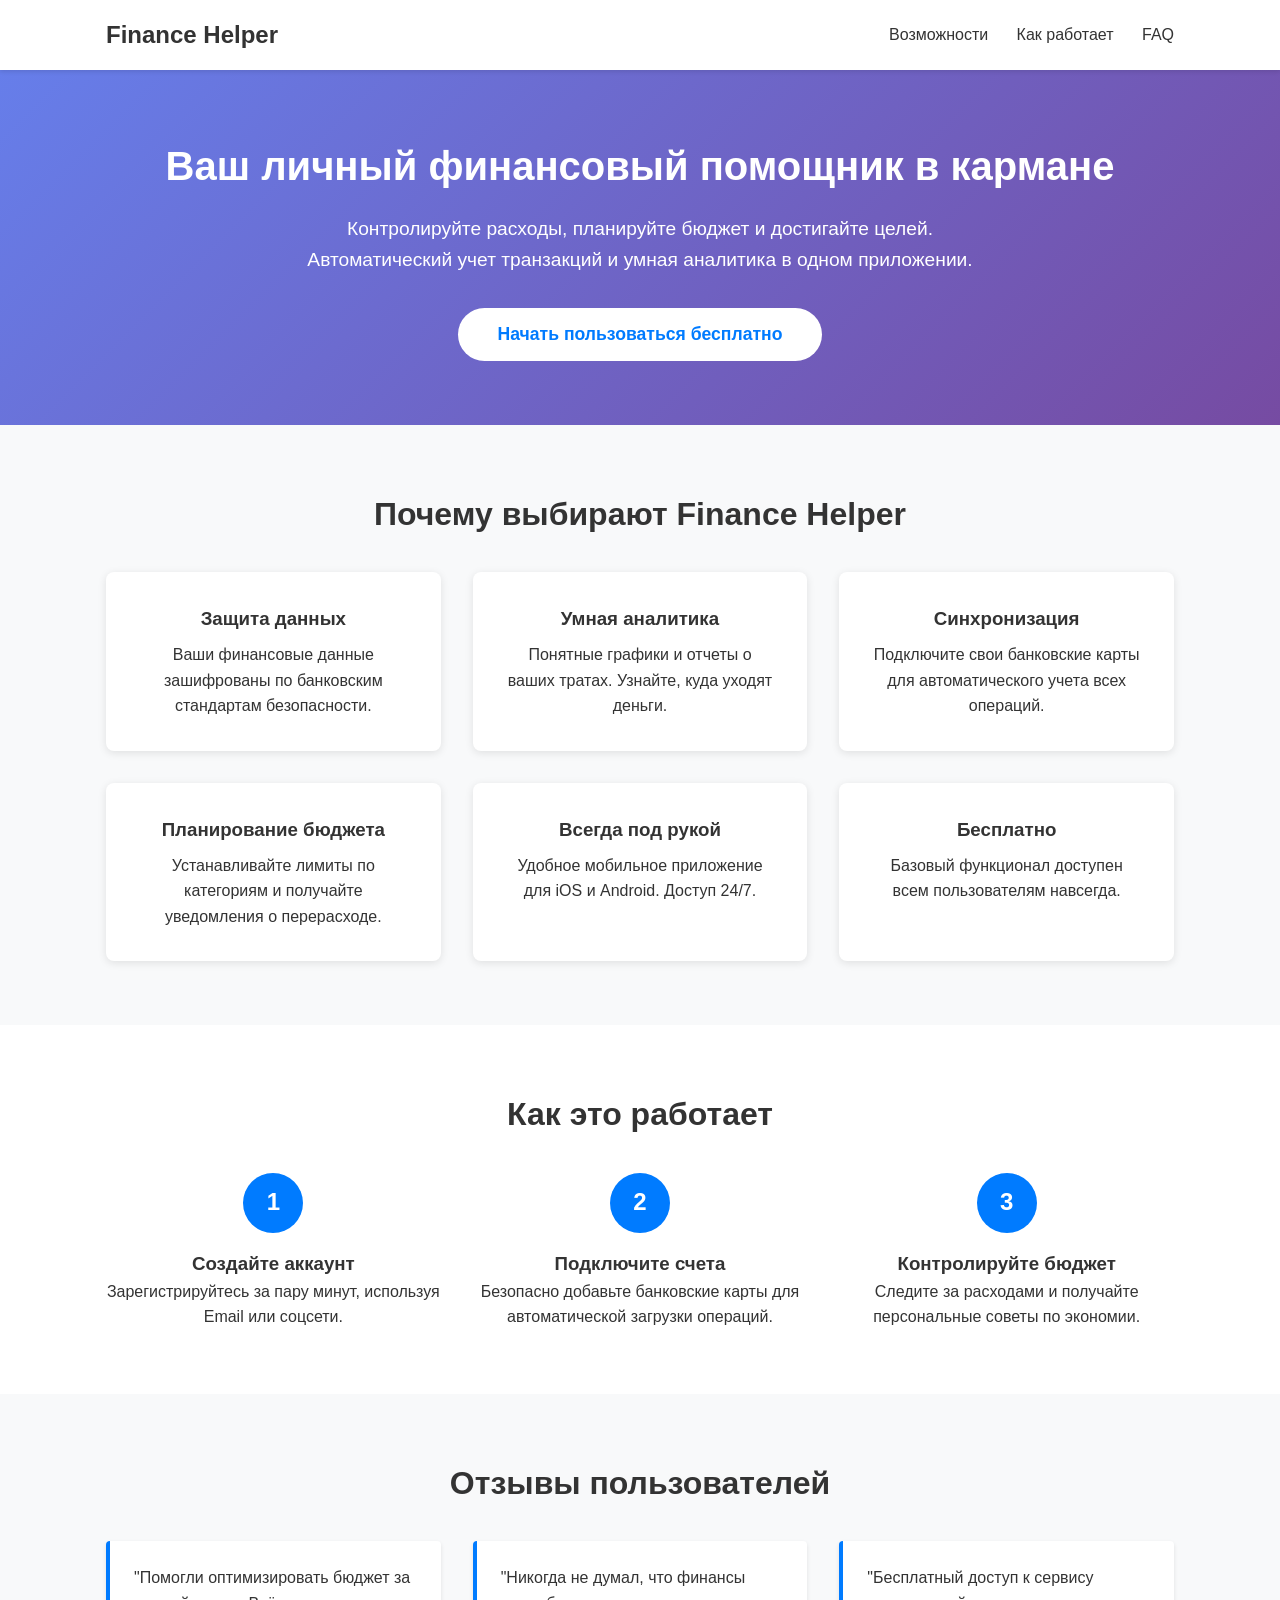
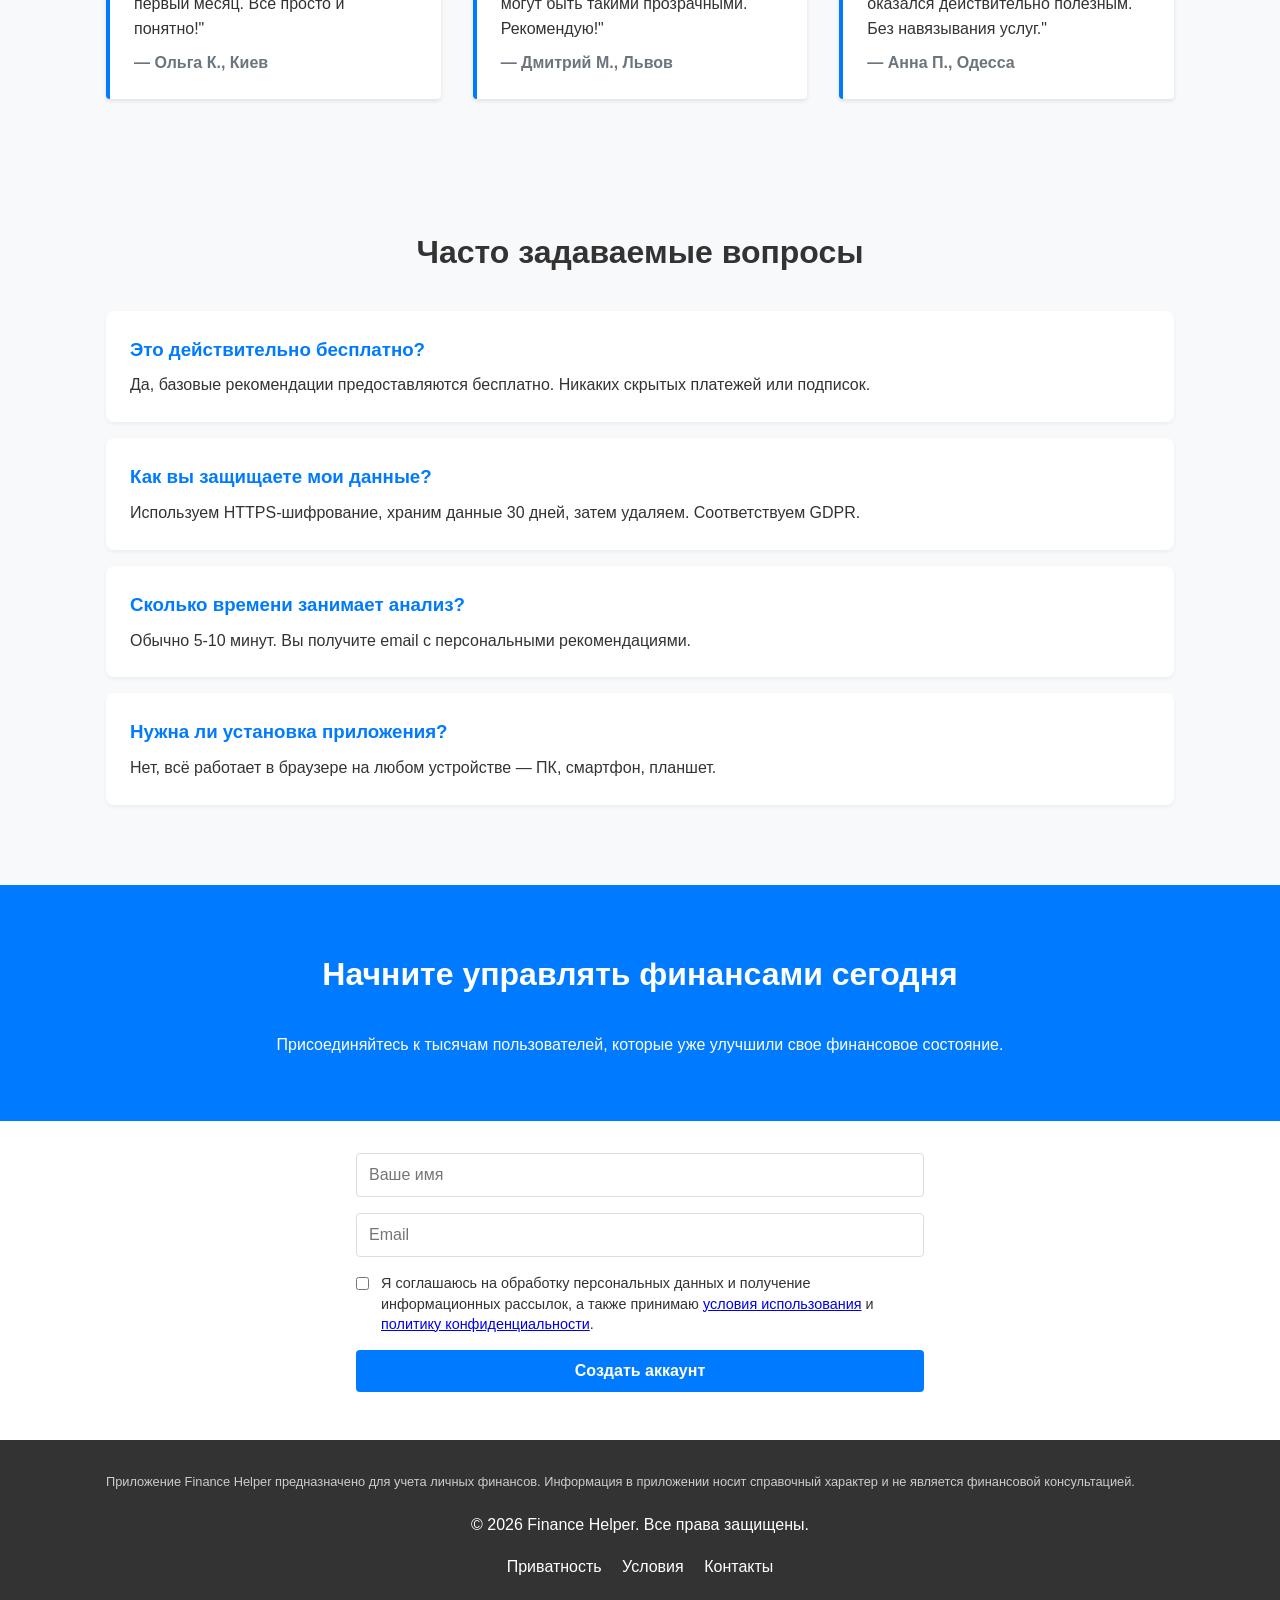
<file: index.html>
<!DOCTYPE html>
<html lang="ru">

<head>
    <meta charset="UTF-8">
    <meta name="viewport" content="width=device-width, initial-scale=1.0">
    <title>Finance Helper: Ваш личный финансовый менеджер и планировщик бюджета</title>
    <meta name="description"
        content="Контролируйте расходы, планируйте бюджет и достигайте финансовых целей. Лучшее бесплатное приложение для учета личных финансов с умной аналитикой.">
    <link rel="canonical" href="https://your-project.vercel.app">

    <meta property="og:type" content="website">
    <meta property="og:url" content="https://your-project.vercel.app">
    <meta property="og:title" content="Finance Helper: Ваш финансовый менеджер">
    <meta property="og:description"
        content="Умный учет расходов и планирование бюджета. Начните контролировать свои финансы уже сегодня.">
    <meta property="og:image" content="https://your-project.vercel.app/og-image.png">

    <meta property="twitter:card" content="summary_large_image">
    <meta property="twitter:url" content="https://your-project.vercel.app">
    <meta property="twitter:title" content="Finance Helper: Ваш финансовый менеджер">
    <meta property="twitter:description" content="Умный учет расходов и планирование бюджета.">
    <meta property="twitter:image" content="https://your-project.vercel.app/og-image.png">
    <link rel="stylesheet" href="style.css">
</head>

<body>
    <header>
        <div class="container">
            <h1 class="logo">Finance Helper</h1>
            <nav>
                <a href="#features">Возможности</a>
                <a href="#how-it-works">Как работает</a>
                <a href="#faq">FAQ</a>
            </nav>
        </div>
    </header>

    <main>
        <section class="hero">
            <div class="container">
                <h2>Ваш личный финансовый помощник в кармане</h2>
                <p>Контролируйте расходы, планируйте бюджет и достигайте целей. Автоматический учет транзакций и умная
                    аналитика в одном приложении.</p>
                <button id="cta-btn" class="cta">Начать пользоваться бесплатно</button>
            </div>
        </section>

        <section id="features" class="features">
            <div class="container">
                <h2>Почему выбирают Finance Helper</h2>
                <div class="features-grid">
                    <div class="feature-card">
                        <h3>Защита данных</h3>
                        <p>Ваши финансовые данные зашифрованы по банковским стандартам безопасности.</p>
                    </div>
                    <div class="feature-card">
                        <h3>Умная аналитика</h3>
                        <p>Понятные графики и отчеты о ваших тратах. Узнайте, куда уходят деньги.</p>
                    </div>
                    <div class="feature-card">
                        <h3>Синхронизация</h3>
                        <p>Подключите свои банковские карты для автоматического учета всех операций.</p>
                    </div>
                    <div class="feature-card">
                        <h3>Планирование бюджета</h3>
                        <p>Устанавливайте лимиты по категориям и получайте уведомления о перерасходе.</p>
                    </div>
                    <div class="feature-card">
                        <h3>Всегда под рукой</h3>
                        <p>Удобное мобильное приложение для iOS и Android. Доступ 24/7.</p>
                    </div>
                    <div class="feature-card">
                        <h3>Бесплатно</h3>
                        <p>Базовый функционал доступен всем пользователям навсегда.</p>
                    </div>
                </div>
            </div>
        </section>

        <section id="how-it-works" class="how-it-works">
            <div class="container">
                <h2>Как это работает</h2>
                <div class="steps">
                    <div class="step">
                        <div class="step-number">1</div>
                        <h3>Создайте аккаунт</h3>
                        <p>Зарегистрируйтесь за пару минут, используя Email или соцсети.</p>
                    </div>
                    <div class="step">
                        <div class="step-number">2</div>
                        <h3>Подключите счета</h3>
                        <p>Безопасно добавьте банковские карты для автоматической загрузки операций.</p>
                    </div>
                    <div class="step">
                        <div class="step-number">3</div>
                        <h3>Контролируйте бюджет</h3>
                        <p>Следите за расходами и получайте персональные советы по экономии.</p>
                    </div>
                </div>
            </div>
        </section>

        <section class="testimonials">
            <div class="container">
                <h2>Отзывы пользователей</h2>
                <div class="testimonials-grid">
                    <div class="testimonial">
                        <p>"Помогли оптимизировать бюджет за первый месяц. Всё просто и понятно!"</p>
                        <strong>— Ольга К., Киев</strong>
                    </div>
                    <div class="testimonial">
                        <p>"Никогда не думал, что финансы могут быть такими прозрачными. Рекомендую!"</p>
                        <strong>— Дмитрий М., Львов</strong>
                    </div>
                    <div class="testimonial">
                        <p>"Бесплатный доступ к сервису оказался действительно полезным. Без навязывания услуг."</p>
                        <strong>— Анна П., Одесса</strong>
                    </div>
                </div>
            </div>
        </section>

        <section id="faq" class="faq">
            <div class="container">
                <h2>Часто задаваемые вопросы</h2>
                <div class="faq-item">
                    <h3>Это действительно бесплатно?</h3>
                    <p>Да, базовые рекомендации предоставляются бесплатно. Никаких скрытых платежей или подписок.</p>
                </div>
                <div class="faq-item">
                    <h3>Как вы защищаете мои данные?</h3>
                    <p>Используем HTTPS-шифрование, храним данные 30 дней, затем удаляем. Соответствуем GDPR.</p>
                </div>
                <div class="faq-item">
                    <h3>Сколько времени занимает анализ?</h3>
                    <p>Обычно 5-10 минут. Вы получите email с персональными рекомендациями.</p>
                </div>
                <div class="faq-item">
                    <h3>Нужна ли установка приложения?</h3>
                    <p>Нет, всё работает в браузере на любом устройстве — ПК, смартфон, планшет.</p>
                </div>
            </div>
        </section>

        <section class="cta-section">
            <div class="container">
                <h2>Начните управлять финансами сегодня</h2>
                <p>Присоединяйтесь к тысячам пользователей, которые уже улучшили свое финансовое состояние.</p>
            </div>
        </section>

        <form id="lead-form" class="form">
            <div class="container">
                <input type="text" id="name" placeholder="Ваше имя" required>
                <input type="email" id="email" placeholder="Email" required>
                <input type="hidden" id="subid" name="subid">
                <label>
                    <input type="checkbox" id="consent" required>
                    <span>Я соглашаюсь на обработку персональных данных и получение информационных рассылок, а также
                        принимаю <a href="/terms.html" target="_blank">условия использования</a> и <a
                            href="/privacy.html" target="_blank">политику конфиденциальности</a>.</span>
                </label>
                <button type="submit">Создать аккаунт</button>
                <div id="success" class="success hidden">Спасибо! Ваша заявка принята. Рекомендации отправлены на
                    email.</div>
                <div id="error" class="error hidden"></div>
            </div>
        </form>

        <footer>
            <div class="container">
                <div class="legal-disclaimer"
                    style="font-size: 0.8rem; color: #ccc; margin-bottom: 20px; text-align: left;">
                    <p>Приложение Finance Helper предназначено для учета личных финансов. Информация в приложении носит
                        справочный характер и не является финансовой консультацией.</p>
                </div>
                <p>&copy; 2026 Finance Helper. Все права защищены.</p>
                <nav>
                    <a href="/privacy.html">Приватность</a>
                    <a href="/terms.html">Условия</a>
                    <a href="mailto:support@financehelper.com">Контакты</a>
                </nav>
            </div>
        </footer>
    </main>

    <script src="script.js"></script>
    <script>window.dataLayer = window.dataLayer || [];</script>
</body>

</html>
</file>
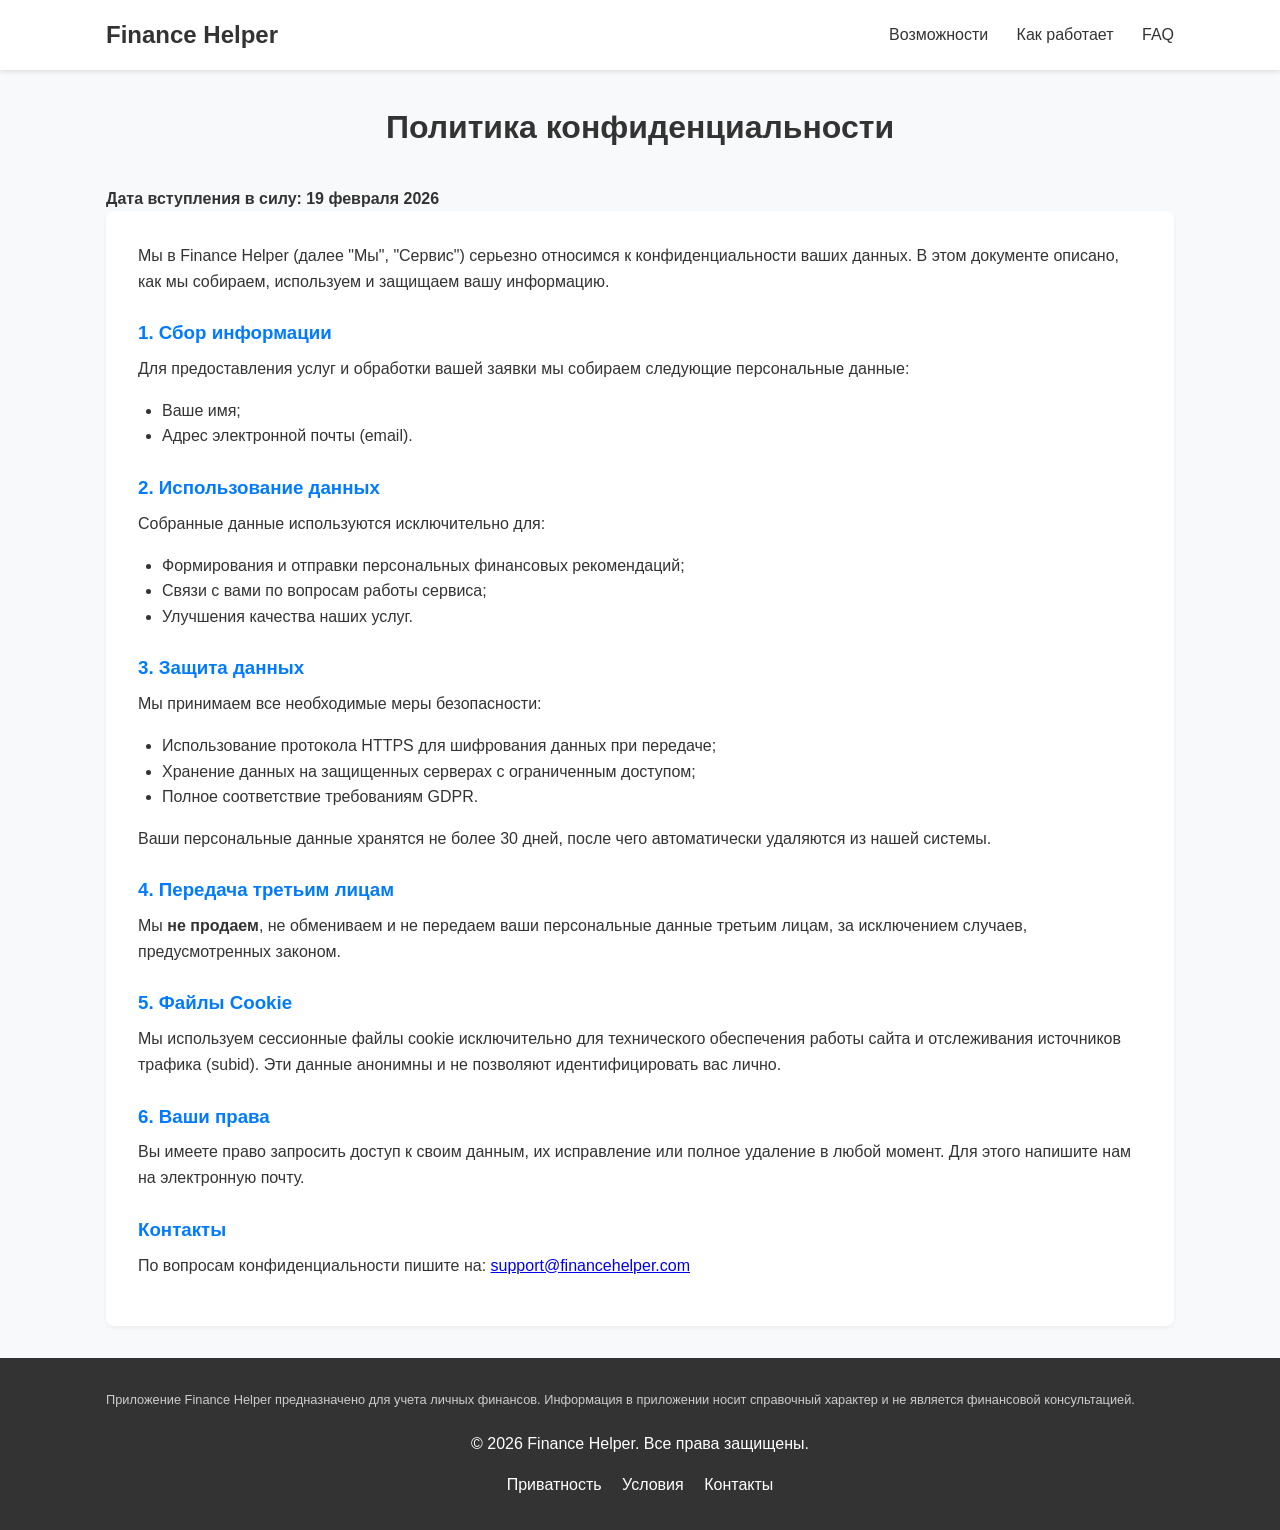
<file: privacy.html>
<!DOCTYPE html>
<html lang="ru">

<head>
    <meta charset="UTF-8">
    <meta name="viewport" content="width=device-width, initial-scale=1.0">
    <title>Политика конфиденциальности - Finance Helper</title>
    <meta name="description" content="Политика конфиденциальности и защиты данных Finance Helper.">
    <link rel="stylesheet" href="style.css">
</head>

<body>
    <header>
        <div class="container">
            <h1 class="logo">Finance Helper</h1>
            <nav>
                <a href="/#features">Возможности</a>
                <a href="/#how-it-works">Как работает</a>
                <a href="/#faq">FAQ</a>
            </nav>
        </div>
    </header>

    <main>
        <section class="terms-content">
            <div class="container">
                <h2>Политика конфиденциальности</h2>
                <p><strong>Дата вступления в силу: 19 февраля 2026</strong></p>

                <div class="legal-text">
                    <p>Мы в Finance Helper (далее "Мы", "Сервис") серьезно относимся к конфиденциальности ваших данных.
                        В этом документе описано, как мы собираем, используем и защищаем вашу информацию.</p>

                    <h3>1. Сбор информации</h3>
                    <p>Для предоставления услуг и обработки вашей заявки мы собираем следующие персональные данные:</p>
                    <ul>
                        <li>Ваше имя;</li>
                        <li>Адрес электронной почты (email).</li>
                    </ul>

                    <h3>2. Использование данных</h3>
                    <p>Собранные данные используются исключительно для:</p>
                    <ul>
                        <li>Формирования и отправки персональных финансовых рекомендаций;</li>
                        <li>Связи с вами по вопросам работы сервиса;</li>
                        <li>Улучшения качества наших услуг.</li>
                    </ul>

                    <h3>3. Защита данных</h3>
                    <p>Мы принимаем все необходимые меры безопасности:</p>
                    <ul>
                        <li>Использование протокола HTTPS для шифрования данных при передаче;</li>
                        <li>Хранение данных на защищенных серверах с ограниченным доступом;</li>
                        <li>Полное соответствие требованиям GDPR.</li>
                    </ul>
                    <p>Ваши персональные данные хранятся не более 30 дней, после чего автоматически удаляются из нашей
                        системы.</p>

                    <h3>4. Передача третьим лицам</h3>
                    <p>Мы <strong>не продаем</strong>, не обмениваем и не передаем ваши персональные данные третьим
                        лицам, за исключением случаев, предусмотренных законом.</p>

                    <h3>5. Файлы Cookie</h3>
                    <p>Мы используем сессионные файлы cookie исключительно для технического обеспечения работы сайта и
                        отслеживания источников трафика (subid). Эти данные анонимны и не позволяют идентифицировать вас
                        лично.</p>

                    <h3>6. Ваши права</h3>
                    <p>Вы имеете право запросить доступ к своим данным, их исправление или полное удаление в любой
                        момент. Для этого напишите нам на электронную почту.</p>

                    <h3>Контакты</h3>
                    <p>По вопросам конфиденциальности пишите на: <a
                            href="mailto:support@financehelper.com">support@financehelper.com</a></p>
                </div>
            </div>
        </section>
    </main>

    <footer>
        <div class="container">
            <div class="legal-disclaimer"
                style="font-size: 0.8rem; color: #ccc; margin-bottom: 20px; text-align: left;">
                <p>Приложение Finance Helper предназначено для учета личных финансов. Информация в приложении носит
                    справочный характер и не является финансовой консультацией.</p>
            </div>
            <p>&copy; 2026 Finance Helper. Все права защищены.</p>
            <nav>
                <a href="/privacy">Приватность</a>
                <a href="/terms">Условия</a>
                <a href="mailto:support@financehelper.com">Контакты</a>
            </nav>
        </div>
    </footer>
</body>

</html>
</file>
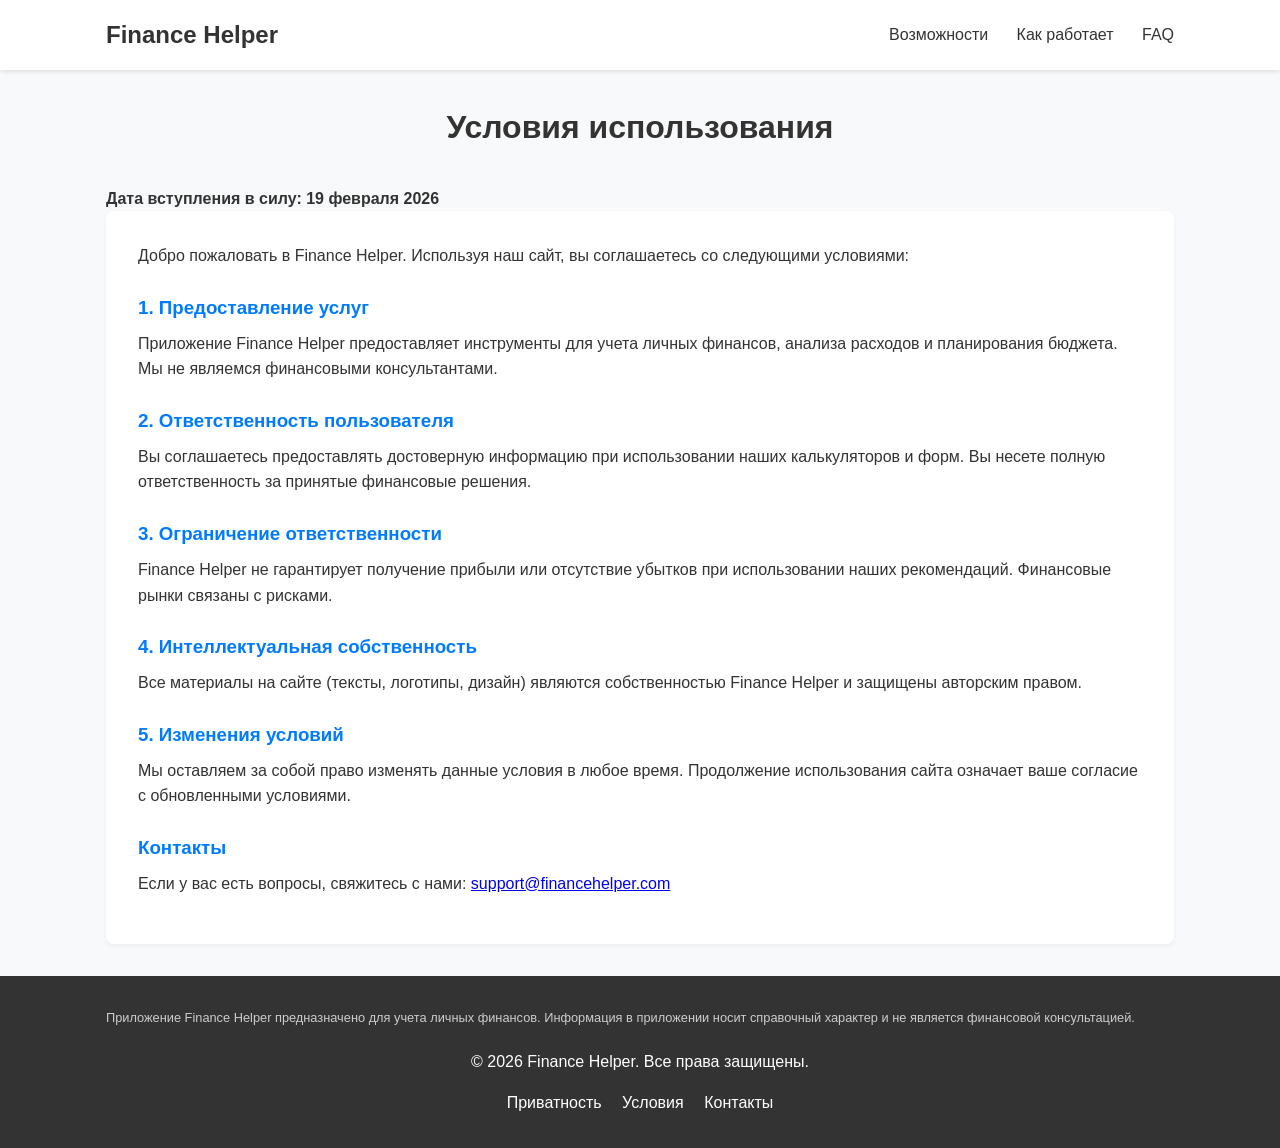
<file: terms.html>
<!DOCTYPE html>
<html lang="ru">

<head>
    <meta charset="UTF-8">
    <meta name="viewport" content="width=device-width, initial-scale=1.0">
    <title>Условия использования - Finance Helper</title>
    <meta name="description" content="Условия сервиса Finance Helper.">
    <link rel="stylesheet" href="style.css">
</head>

<body>
    <header>
        <div class="container">
            <h1 class="logo">Finance Helper</h1>
            <nav>
                <a href="/#features">Возможности</a>
                <a href="/#how-it-works">Как работает</a>
                <a href="/#faq">FAQ</a>
            </nav>
        </div>
    </header>

    <main>
        <section class="terms-content">
            <div class="container">
                <h2>Условия использования</h2>
                <p><strong>Дата вступления в силу: 19 февраля 2026</strong></p>

                <div class="legal-text">
                    <p>Добро пожаловать в Finance Helper. Используя наш сайт, вы соглашаетесь со следующими условиями:
                    </p>

                    <h3>1. Предоставление услуг</h3>
                    <p>Приложение Finance Helper предоставляет инструменты для учета личных финансов, анализа расходов и
                        планирования бюджета. Мы не являемся финансовыми консультантами.</p>

                    <h3>2. Ответственность пользователя</h3>
                    <p>Вы соглашаетесь предоставлять достоверную информацию при использовании наших калькуляторов и
                        форм. Вы несете полную ответственность за принятые финансовые решения.</p>

                    <h3>3. Ограничение ответственности</h3>
                    <p>Finance Helper не гарантирует получение прибыли или отсутствие убытков при использовании наших
                        рекомендаций. Финансовые рынки связаны с рисками.</p>

                    <h3>4. Интеллектуальная собственность</h3>
                    <p>Все материалы на сайте (тексты, логотипы, дизайн) являются собственностью Finance Helper и
                        защищены авторским правом.</p>

                    <h3>5. Изменения условий</h3>
                    <p>Мы оставляем за собой право изменять данные условия в любое время. Продолжение использования
                        сайта означает ваше согласие с обновленными условиями.</p>

                    <h3>Контакты</h3>
                    <p>Если у вас есть вопросы, свяжитесь с нами: <a
                            href="mailto:support@financehelper.com">support@financehelper.com</a></p>
                </div>
            </div>
        </section>
    </main>

    <footer>
        <div class="container">
            <div class="legal-disclaimer"
                style="font-size: 0.8rem; color: #ccc; margin-bottom: 20px; text-align: left;">
                <p>Приложение Finance Helper предназначено для учета личных финансов. Информация в приложении носит
                    справочный характер и не является финансовой консультацией.</p>
            </div>
            <p>&copy; 2026 Finance Helper. Все права защищены.</p>
            <nav>
                <a href="/privacy">Приватность</a>
                <a href="/terms">Условия</a>
                <a href="mailto:support@financehelper.com">Контакты</a>
            </nav>
        </div>
    </footer>
</body>

</html>
</file>
<file: style.css>
* {
    margin: 0;
    padding: 0;
    box-sizing: border-box;
}

:root {
    --primary: #007bff;
    --success: #28a745;
    --bg: #f8f9fa;
    --dark: #333;
    --gray: #6c757d;
    --light: #fff;
}

body {
    font-family: -apple-system, BlinkMacSystemFont, "Segoe UI", Roboto, sans-serif;
    line-height: 1.6;
    color: var(--dark);
    background: var(--bg);
    font-display: swap;
}

.container {
    max-width: 1100px;
    margin: 0 auto;
    padding: 0 1rem;
}

header {
    background: var(--light);
    box-shadow: 0 2px 4px rgba(0, 0, 0, .1);
    position: sticky;
    top: 0;
    z-index: 100;
}

header .container {
    display: flex;
    justify-content: space-between;
    align-items: center;
    padding: 1rem;
}

.logo {
    font-size: 1.5rem;
    font-weight: 700;
}

nav a {
    margin-left: 1.5rem;
    text-decoration: none;
    color: var(--dark);
    font-weight: 500;
}

nav a:hover {
    color: var(--primary);
}

.hero {
    background: linear-gradient(135deg, #667eea 0%, #764ba2 100%);
    color: var(--light);
    text-align: center;
    padding: 4rem 1rem;
}

.hero h2 {
    font-size: 2.5rem;
    margin-bottom: 1rem;
}

.hero p {
    font-size: 1.2rem;
    max-width: 700px;
    margin: 0 auto 2rem;
}

.cta {
    background: var(--light);
    color: var(--primary);
    border: none;
    padding: 1rem 2.5rem;
    font-size: 1.1rem;
    border-radius: 50px;
    cursor: pointer;
    font-weight: 600;
    transition: transform .2s, box-shadow .2s;
}

.cta:hover {
    transform: translateY(-2px);
    box-shadow: 0 4px 12px rgba(0, 0, 0, .2);
}

section {
    padding: 4rem 1rem;
}

h2 {
    font-size: 2rem;
    text-align: center;
    margin-bottom: 2rem;
}

.features-grid {
    display: grid;
    grid-template-columns: repeat(auto-fit, minmax(300px, 1fr));
    gap: 2rem;
}

.feature-card {
    background: var(--light);
    padding: 2rem;
    border-radius: 8px;
    box-shadow: 0 2px 8px rgba(0, 0, 0, .1);
    text-align: center;
}

.icon {
    font-size: 3rem;
    margin-bottom: 1rem;
}

.feature-card h3 {
    margin-bottom: 0.5rem;
}

.steps {
    display: grid;
    grid-template-columns: repeat(auto-fit, minmax(250px, 1fr));
    gap: 2rem;
    margin-top: 2rem;
}

.step {
    text-align: center;
}

.step-number {
    background: var(--primary);
    color: var(--light);
    width: 60px;
    height: 60px;
    border-radius: 50%;
    display: flex;
    align-items: center;
    justify-content: center;
    font-size: 1.5rem;
    font-weight: 700;
    margin: 0 auto 1rem;
}

.how-it-works {
    background: var(--light);
}

.testimonials-grid {
    display: grid;
    grid-template-columns: repeat(auto-fit, minmax(300px, 1fr));
    gap: 2rem;
}

.testimonial {
    background: var(--light);
    padding: 1.5rem;
    border-left: 4px solid var(--primary);
    border-radius: 4px;
    box-shadow: 0 2px 4px rgba(0, 0, 0, .1);
}

.testimonial strong {
    display: block;
    margin-top: 0.5rem;
    color: var(--gray);
}

.faq-item {
    background: var(--light);
    padding: 1.5rem;
    margin-bottom: 1rem;
    border-radius: 8px;
    box-shadow: 0 2px 4px rgba(0, 0, 0, .05);
}

.faq-item h3 {
    margin-bottom: 0.5rem;
    color: var(--primary);
}

.cta-section {
    background: var(--primary);
    color: var(--light);
    text-align: center;
}

.form {
    background: var(--light);
    padding: 2rem 1rem;
    box-shadow: 0 4px 8px rgba(0, 0, 0, .1);
}

.form .container {
    max-width: 600px;
}

.form input,
.form button {
    width: 100%;
    padding: 0.75rem;
    margin-bottom: 1rem;
    border: 1px solid #ddd;
    border-radius: 4px;
    font-size: 1rem;
}

.form button {
    background: var(--primary);
    color: var(--light);
    border: none;
    cursor: pointer;
    font-weight: 600;
}

.form button:hover {
    background: #0056b3;
}

.form label {
    display: flex;
    align-items: flex-start;
    gap: 0.75rem;
    font-size: 0.9rem;
    margin-bottom: 1rem;
    line-height: 1.4;
    cursor: pointer;
}

.form label input {
    width: auto;
    margin-top: 0.25rem;
    flex-shrink: 0;
}

.success {
    color: var(--success);
    background: #d4edda;
    padding: 1rem;
    border-radius: 4px;
    text-align: center;
}

.error {
    color: #dc3545;
    background: #f8d7da;
    padding: 1rem;
    border-radius: 4px;
    text-align: center;
}

.hidden {
    display: none;
}

footer {
    background: var(--dark);
    color: var(--light);
    text-align: center;
    padding: 2rem 1rem;
}

footer nav {
    margin-top: 1rem;
}

footer a {
    color: var(--light);
    text-decoration: none;
    margin: 0 0.5rem;
}

@media (max-width:768px) {
    .container {
        padding: 0 1.5rem;
    }

    .hero h2 {
        font-size: 1.8rem;
    }

    .hero p {
        font-size: 1rem;
        margin-bottom: 2rem;
    }

    nav {
        display: flex;
        flex-direction: row;
        justify-content: center;
        gap: 1rem;
        margin-top: 1rem;
    }

    nav a {
        margin: 0;
        font-size: 0.9rem;
    }

    header .container {
        flex-direction: column;
        text-align: center;
        padding-bottom: 1.5rem;
    }

    section {
        padding: 3rem 1rem;
    }

    .features-grid,
    .testimonials-grid,
    .steps {
        grid-template-columns: 1fr;
    }

    .legal-disclaimer {
        text-align: center !important;
    }

    footer nav {
        display: flex;
        flex-wrap: wrap;
        justify-content: center;
        gap: 1rem;
    }

    footer a {
        margin: 0;
    }
}

@media (max-width: 480px) {
    .hero {
        padding: 3rem 1rem;
    }

    .hero h2 {
        font-size: 1.6rem;
    }

    .cta {
        width: 100%;
        padding: 1rem;
    }

    .feature-card {
        padding: 1.5rem;
    }
}

/* Terms Page Styles */
.terms-content {
    padding: 2rem 0;
}

.legal-text {
    background: var(--light);
    padding: 2rem;
    border-radius: 8px;
    box-shadow: 0 2px 4px rgba(0, 0, 0, .05);
}

.legal-text h3 {
    margin-top: 1.5rem;
    margin-bottom: 0.5rem;
    color: var(--primary);
}

.legal-text p {
    margin-bottom: 1rem;
}

.legal-text ul {
    margin-left: 1.5rem;
    margin-bottom: 1rem;
}
</file>
